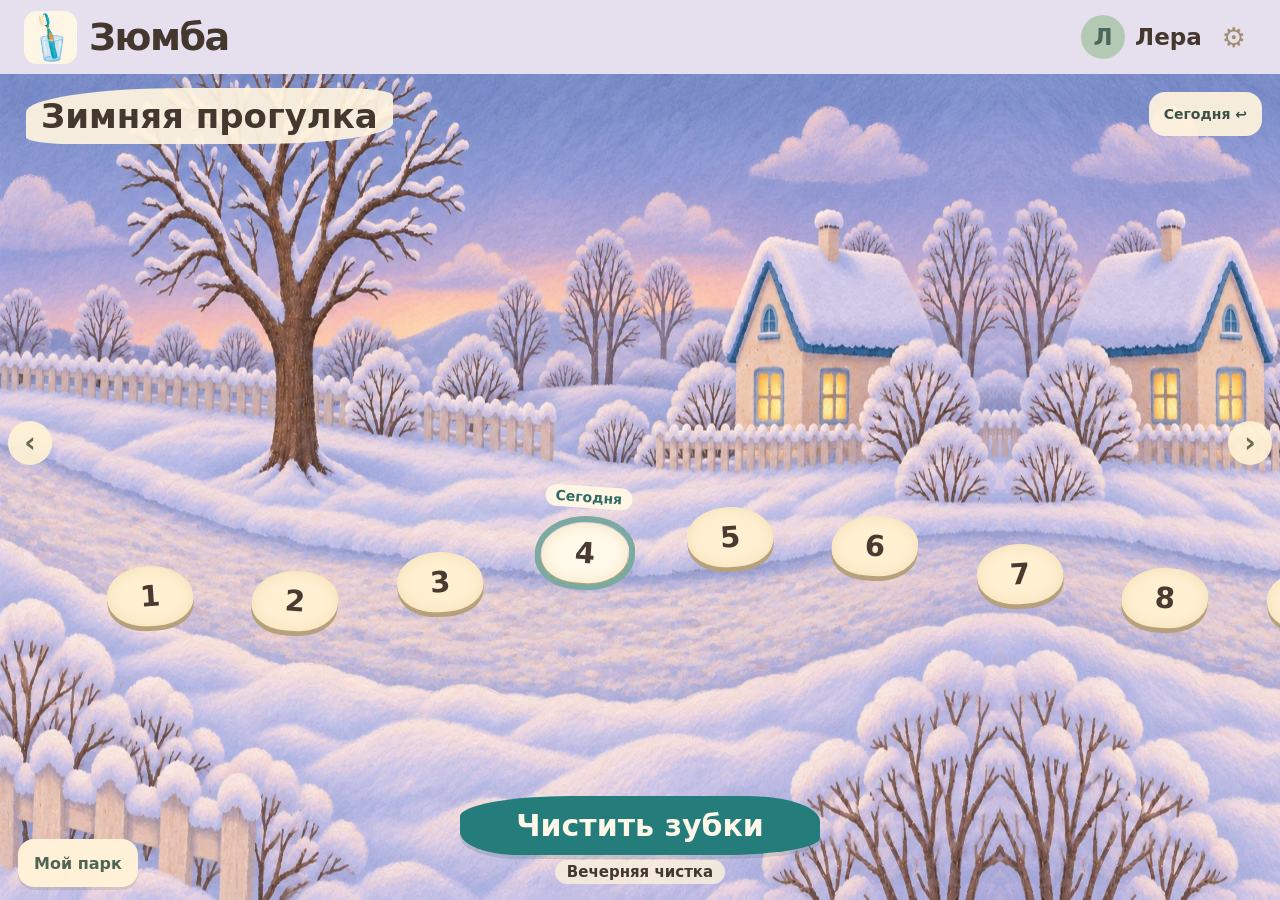
<file: index.html>
<!doctype html>
<html lang="ru"><meta charset="utf-8"><meta name="viewport" content="width=device-width,initial-scale=1,viewport-fit=cover"><title>Зюмба — чистим зубки</title>
<link rel="stylesheet" href="style.css?v=20"><link rel="stylesheet" href="home.css?v=20"><link rel="stylesheet" href="park.css?v=20"><link rel="stylesheet" href="atmosphere.css?v=20">
<link rel="preload" as="image" href="assets/mouth-layers/teeth.webp"><link rel="preload" as="image" href="assets/brush-perspective.webp">
<link rel="manifest" href="manifest.webmanifest"><link rel="apple-touch-icon" href="assets/icon-180.png"><link rel="icon" href="assets/icon-192.png"><meta name="theme-color" content="#f6efdf"><meta name="apple-mobile-web-app-capable" content="yes"><meta name="apple-mobile-web-app-title" content="Зюмба"><meta name="apple-mobile-web-app-status-bar-style" content="default">
<script src="avatar.js?v=20"></script><script src="family.js?v=20"></script><script src="daytime.js?v=20"></script>
<body data-view="home"><main>
<section id="home" aria-label="Осенняя дорожка Леры">
<div class="home-bar"><div class="home-brand"><img src="assets/icon-180.png" alt="">Зюмба</div><div class="home-profile"><a class="family-link" href="cabinet.html" aria-label="Семейный кабинет"><span class="home-avatar" aria-hidden="true">Л</span><span id="profile-name">Лера</span></a><button id="settings-toggle" aria-label="Настройки" aria-expanded="false" aria-controls="home-settings">⚙</button></div></div>
<div class="home-scene"><h1 class="home-heading">Осенняя прогулка</h1><button id="map-today" class="map-today">Сегодня ↩</button>
<div id="day-scroll" class="day-scroll" tabindex="0" aria-label="Дни осени. Листайте влево и вправо"><div id="day-world" class="day-world"></div></div>
<button id="map-prev" class="map-arrow prev" aria-label="Предыдущие дни">‹</button><button id="map-next" class="map-arrow next" aria-label="Следующие дни">›</button>
<div class="home-start"><button id="home-start">Чистить зубки</button><span id="session-label">Вечерняя чистка</span></div>
<button id="home-park" class="home-park">Мой парк <span id="home-park-count"></span></button><p id="progress-save-note" class="progress-save-note" role="status" hidden>Не удалось сохранить чистки. Не закрывайте игру.</p><p id="map-announcement" class="map-announcement" aria-live="polite"></p>
<section id="home-settings" class="home-settings" aria-label="Настройки чистки" hidden><h2>Настройки</h2><label for="session-time">Время суток</label><select id="session-time"><option value="auto">Автоматически · Москва</option><option value="morning">Посмотреть утро</option><option value="evening">Посмотреть вечер</option></select><label for="brushing-duration">Сколько чистим зубки?</label><select id="brushing-duration"><option value="60">1 минута</option><option value="90">1,5 минуты</option><option value="120" selected>2 минуты</option></select><p class="time-note">Москва: день 06:00–18:00, вечер 18:00–06:00.</p><button id="home-sound">♫ Выключить звук</button><a class="settings-family" href="cabinet.html">Семья и альбом улыбок →</a><button id="settings-close">Готово</button></section></div></section>
<section id="park" aria-label="Парк зверят" hidden>
<div class="park-bar"><button id="park-back">← К дорожке</button><h1>Мой парк</h1><a class="park-photo" href="photo.html">Фото улыбки</a><div class="treat-bag"><span class="treat-icon" aria-hidden="true">✿</span><span id="treat-count">0 угощений</span></div></div>
<div class="park-scene">
<button class="resident" data-resident="spark" aria-label="Искролап"><span class="resident-portrait"><span class="resident-art" aria-hidden="true"></span><span class="outfit-before" aria-hidden="true"></span><svg class="resident-accessories" viewBox="0 0 100 100" aria-hidden="true"><g class="accessory-scarf" fill="#be795f" stroke="#995c49" stroke-width="1"><path d="M43 51Q55 58 71 51L68 57Q53 64 42 56Z"/><path d="M60 57L69 59L66 75L59 72Z"/></g><g class="accessory-bag" stroke="#95754b" stroke-width="1.5"><path d="M37 56L71 85" fill="none"/><rect x="59" y="74" width="19" height="17" rx="5" fill="#d8b57c"/><path d="M60 78Q69 84 77 78" fill="none"/><circle cx="69" cy="81" r="1.5" fill="#90704b"/></g><g class="accessory-badge"><circle cx="48" cy="66" r="6" fill="#eac267" stroke="#b99345"/><path d="M48 62L49 65L52 65L50 67L51 70L48 68L45 70L46 67L44 65L47 65Z" fill="#fff2c3"/></g><g class="accessory-crown" stroke="#779459" fill="#b6bd72" stroke-width="1"><path d="M42 23Q56 17 73 24" fill="none" stroke-width="3"/><ellipse cx="46" cy="20" rx="3" ry="5" transform="rotate(-35 46 20)"/><ellipse cx="64" cy="21" rx="3" ry="5" transform="rotate(30 64 21)"/><g fill="#e6b0a0"><circle cx="53" cy="19" r="4"/><circle cx="71" cy="24" r="4"/></g><circle cx="53" cy="19" r="1.5" fill="#f8dc81"/><circle cx="71" cy="24" r="1.5" fill="#f8dc81"/></g></svg></span><span class="resident-name">Искролап</span><span class="resident-growth" aria-hidden="true"><span class="growth-label"></span><span class="growth-track"><span class="growth-fill"></span></span><span class="growth-next"></span><span class="friend-stars"></span></span><span class="feeding-snack" aria-hidden="true">🍓</span><span class="feeding-joy" aria-hidden="true">♥ ♥ ♥</span><span class="feeding-thanks" aria-hidden="true">Ням-ням! ♥</span></button>
<button class="resident" data-resident="ember" aria-label="Уголёк"><span class="resident-portrait"><span class="resident-art" aria-hidden="true"></span><span class="outfit-before" aria-hidden="true"></span><svg class="resident-accessories" viewBox="0 0 100 100" aria-hidden="true"><g class="accessory-scarf" fill="#be795f" stroke="#995c49" stroke-width="1"><path d="M43 51Q55 58 71 51L68 57Q53 64 42 56Z"/><path d="M60 57L69 59L66 75L59 72Z"/></g><g class="accessory-bag" stroke="#95754b" stroke-width="1.5"><path d="M37 56L71 85" fill="none"/><rect x="59" y="74" width="19" height="17" rx="5" fill="#d8b57c"/><path d="M60 78Q69 84 77 78" fill="none"/><circle cx="69" cy="81" r="1.5" fill="#90704b"/></g><g class="accessory-badge"><circle cx="48" cy="66" r="6" fill="#eac267" stroke="#b99345"/><path d="M48 62L49 65L52 65L50 67L51 70L48 68L45 70L46 67L44 65L47 65Z" fill="#fff2c3"/></g><g class="accessory-crown" stroke="#779459" fill="#b6bd72" stroke-width="1"><path d="M42 23Q56 17 73 24" fill="none" stroke-width="3"/><ellipse cx="46" cy="20" rx="3" ry="5" transform="rotate(-35 46 20)"/><ellipse cx="64" cy="21" rx="3" ry="5" transform="rotate(30 64 21)"/><g fill="#e6b0a0"><circle cx="53" cy="19" r="4"/><circle cx="71" cy="24" r="4"/></g><circle cx="53" cy="19" r="1.5" fill="#f8dc81"/><circle cx="71" cy="24" r="1.5" fill="#f8dc81"/></g></svg></span><span class="resident-name">Уголёк</span><span class="resident-growth" aria-hidden="true"><span class="growth-label"></span><span class="growth-track"><span class="growth-fill"></span></span><span class="growth-next"></span><span class="friend-stars"></span></span><span class="feeding-snack" aria-hidden="true">🍓</span><span class="feeding-joy" aria-hidden="true">♥ ♥ ♥</span><span class="feeding-thanks" aria-hidden="true">Ням-ням! ♥</span></button>
<button class="resident" data-resident="water" aria-label="Каплюш"><span class="resident-portrait"><span class="resident-art" aria-hidden="true"></span><span class="outfit-before" aria-hidden="true"></span><svg class="resident-accessories" viewBox="0 0 100 100" aria-hidden="true"><g class="accessory-scarf" fill="#be795f" stroke="#995c49" stroke-width="1"><path d="M43 51Q55 58 71 51L68 57Q53 64 42 56Z"/><path d="M60 57L69 59L66 75L59 72Z"/></g><g class="accessory-bag" stroke="#95754b" stroke-width="1.5"><path d="M37 56L71 85" fill="none"/><rect x="59" y="74" width="19" height="17" rx="5" fill="#d8b57c"/><path d="M60 78Q69 84 77 78" fill="none"/><circle cx="69" cy="81" r="1.5" fill="#90704b"/></g><g class="accessory-badge"><circle cx="48" cy="66" r="6" fill="#eac267" stroke="#b99345"/><path d="M48 62L49 65L52 65L50 67L51 70L48 68L45 70L46 67L44 65L47 65Z" fill="#fff2c3"/></g><g class="accessory-crown" stroke="#779459" fill="#b6bd72" stroke-width="1"><path d="M42 23Q56 17 73 24" fill="none" stroke-width="3"/><ellipse cx="46" cy="20" rx="3" ry="5" transform="rotate(-35 46 20)"/><ellipse cx="64" cy="21" rx="3" ry="5" transform="rotate(30 64 21)"/><g fill="#e6b0a0"><circle cx="53" cy="19" r="4"/><circle cx="71" cy="24" r="4"/></g><circle cx="53" cy="19" r="1.5" fill="#f8dc81"/><circle cx="71" cy="24" r="1.5" fill="#f8dc81"/></g></svg></span><span class="resident-name">Каплюш</span><span class="resident-growth" aria-hidden="true"><span class="growth-label"></span><span class="growth-track"><span class="growth-fill"></span></span><span class="growth-next"></span><span class="friend-stars"></span></span><span class="feeding-snack" aria-hidden="true">🍓</span><span class="feeding-joy" aria-hidden="true">♥ ♥ ♥</span><span class="feeding-thanks" aria-hidden="true">Ням-ням! ♥</span></button>
<p id="park-status" class="park-status" role="status" aria-live="polite">Зверята рады тебе!</p><p id="park-save-note" class="park-save-note" role="status" hidden>Браузер не сохраняет угощения. Они останутся только до закрытия игры.</p>
</div></section>
<header><span class="brand">Зюмба</span><button id="home-return" hidden>← К дорожке</button><button id="full" aria-label="Развернуть сцену">Во весь экран ↗</button></header>
<section id="stage" data-screen="prepare" aria-label="Игра про чистку зубов">
<div class="land" aria-hidden="true"></div>
<img class="mouth mouth-gums upper" src="assets/mouth-layers/gums.svg" alt=""><img class="mouth mouth-gums lower" src="assets/mouth-layers/gums.svg" alt="">
<img class="mouth mouth-teeth upper" src="assets/mouth-layers/teeth.webp" alt="Рисованные верхние и нижние зубы"><img class="mouth mouth-teeth lower" src="assets/mouth-layers/teeth.webp" alt="" aria-hidden="true">
<canvas class="plaque upper" id="plaque-upper" aria-hidden="true"></canvas><canvas class="plaque lower" id="plaque-lower" aria-hidden="true"></canvas>
<img class="mouth mouth-cheeks" src="assets/mouth-layers/cheeks.svg" alt="">
<div id="target" aria-hidden="true"></div><div id="brush" aria-hidden="true"><img class="brush-source" src="assets/brush-views.webp" alt="" hidden><img class="brush-source" src="assets/brush-perspective.webp" alt="" hidden>
<svg class="brush-view" data-view="top" viewBox="50 45 1575 325"><image href="assets/brush-views.webp" width="1672" height="941"/></svg>
<svg class="brush-view" data-view="inner" viewBox="60 20 1590 525" hidden><defs><clipPath id="inner-brush-cut"><path d="M0 0H1672V545H1100L800 400L0 340Z"/></clipPath></defs><image href="assets/brush-perspective.webp" width="1672" height="941" clip-path="url(#inner-brush-cut)"/></svg>
<svg class="brush-view" data-view="outer" viewBox="80 410 1560 510" hidden><defs><clipPath id="outer-brush-cut"><path d="M0 340L800 400L1100 545H1672V941H0Z"/></clipPath></defs><image href="assets/brush-perspective.webp" width="1672" height="941" clip-path="url(#outer-brush-cut)"/></svg></div>
<div class="hint"><span id="phase">Готовы попробовать?</span><span id="clock">0:32</span></div>
<p id="far-reminder" class="far-reminder" hidden>Не забудь про самые дальние зубки — почистим их тоже!</p><aside id="surface-card" data-surface="outer" aria-label="Какая сторона зуба сейчас чистится">
<span id="surface-name">Снаружи</span><svg viewBox="0 0 180 145" aria-hidden="true"><g id="tooth-view">
<path d="M52 55Q49 36 70 43Q90 50 110 43Q132 36 128 55L121 93Q116 104 106 98Q90 91 74 98Q62 104 58 92Z" fill="#fff3d6" stroke="#c5b89c" stroke-width="3"/>
<path class="surface-line surface-top" d="M58 45Q70 39 83 46Q90 49 98 46Q111 39 123 45"/><path class="surface-line surface-inner" d="M53 52L61 92"/><path class="surface-line surface-outer" d="M127 52L119 92"/>
<path d="M25 106Q36 85 48 106" fill="#e69e97"/><path d="M138 100Q149 73 158 101" fill="none" stroke="#e8bba4" stroke-width="8" stroke-linecap="round"/>
<g id="mini-brush"><path d="M-42 0H0" stroke="#4a9695" stroke-width="9" stroke-linecap="round"/><rect x="0" y="-5" width="42" height="12" rx="6" fill="#438c8a"/><path d="M6 8V21M13 8V21M20 8V21M27 8V21M34 8V21" stroke="#fff7e6" stroke-width="5"/></g>
</g></svg><span id="surface-detail"></span><span id="surface-clock"></span></aside>
<div class="screen" id="prepare-screen"><div class="screen-card"><p class="eyebrow">Перед началом · <span id="preparation-duration">120 секунд чистки</span></p><h1>Готовим щётку!</h1><div class="prep-steps">
<div class="prep-step active"><svg viewBox="0 0 110 90" aria-hidden="true"><path d="M31 23H79L73 78H37Z" fill="#b9dce1" stroke="#6c999a" stroke-width="4"/><path d="M37 46Q50 39 60 46T75 46L71 74H40Z" fill="#79bcca"/></svg><span>Немного воды</span></div>
<div class="prep-step"><svg viewBox="0 0 110 90" aria-hidden="true"><path d="M20 16H55V33H76" fill="none" stroke="#8faaa7" stroke-width="12" stroke-linecap="round"/><path class="water-drops" d="M77 46V53M77 64V69" stroke="#79bcca" stroke-width="5" stroke-linecap="round"/><path d="M15 76H75" stroke="#418f8b" stroke-width="8" stroke-linecap="round"/><path d="M62 64V72M69 64V72M76 64V72" stroke="#fff4df" stroke-width="5"/></svg><span>Моем щётку</span></div>
<div class="prep-step"><svg viewBox="0 0 110 90" aria-hidden="true"><path d="M28 13L79 30 70 55 20 37Z" fill="#e7b77e"/><path d="M28 13L39 16 30 41 20 37Z" fill="#fff1d4"/><path d="M70 53Q66 62 76 62" fill="none" stroke="#f9f4dc" stroke-width="7" stroke-linecap="round"/><path d="M14 77H87" stroke="#418f8b" stroke-width="8" stroke-linecap="round"/><path d="M69 66V73M77 66V73M84 66V73" stroke="#fff4df" stroke-width="5"/></svg><span>Наносим пасту</span></div></div><p class="screen-note">Когда всё готово, начинаем!</p><button id="preparation-voice">♫ Послушать подсказку</button><button id="start-brushing" class="primary big">▶ Старт</button></div></div>
<div class="screen" id="finish-screen" hidden><div class="screen-card finish-card">
<svg class="finish-picture" viewBox="0 0 160 160" aria-hidden="true"><ellipse cx="80" cy="139" rx="53" ry="8" fill="#e7d5ae"/><path d="M39 89Q39 26 80 26T121 89" fill="none" stroke="#c39a5f" stroke-width="10" stroke-linecap="round"/><path d="M46 83Q29 57 47 53Q59 52 67 67Q69 44 85 48Q101 50 94 76" fill="#b5bd78"/><path d="M88 78Q78 52 99 49Q120 48 124 70Q123 94 104 99Z" fill="#ce835e"/><path d="M100 53Q98 39 110 35" fill="none" stroke="#746c43" stroke-width="5" stroke-linecap="round"/><path d="M108 38Q123 29 129 40Q117 48 108 38" fill="#7d9b68"/><path d="M38 85Q80 73 125 85L114 129Q81 145 49 129Z" fill="#dfb97c" stroke="#c6a16b" stroke-width="3"/><path d="M44 100Q82 113 120 100M48 116Q82 128 116 116M62 88L65 134M86 84V138M108 88L104 135" fill="none" stroke="#be945c" stroke-width="3"/><path d="M32 84Q80 76 130 84" fill="none" stroke="#b58a58" stroke-width="9" stroke-linecap="round"/><path d="M21 48L25 37M134 29L138 18M139 62L149 59" stroke="#d8ad59" stroke-width="4" stroke-linecap="round"/></svg>
<div class="finish-copy"><p class="eyebrow">Чистка закончена</p><h1>Зубки чистые!</h1><p class="finish-reward">Сегодня ты получаешь угощение для своих зверят!</p></div>
<div class="finish-actions"><p class="screen-note">Полощем рот и моем зубную щётку.</p><button id="done" class="primary big">Всё готово — к зверятам!</button></div>
</div></div>
</section><aside id="controls"><footer><div><button id="play" class="primary" hidden>▶ Начать</button><button id="reset">↺ Сначала</button></div><label><input type="checkbox" id="slow"> Медленно</label><label><input type="checkbox" id="quick"> Короткая проба</label><span id="note" aria-live="polite">Низ справа → низ слева → верх справа → верх слева → заборчик</span></footer>
<p class="caption">Ускоренная проба пяти зон (32 секунды). Чтобы рассмотреть движение, включите медленный режим.</p><audio id="song" src="assets/song.mp3" loop preload="auto"></audio><button id="sound" aria-pressed="false">♫ Звук включён</button><p id="audio-error" role="status" hidden>Песенка не запустилась. Нажмите «Звук включён», чтобы попробовать снова.</p><p id="error" role="alert" hidden>Не удалось загрузить рисунки. Обновите страницу.</p></aside></main><div id="page-curtain" aria-hidden="true" hidden></div><script src="timing.js?v=20"></script><script src="voice-config.js?v=20"></script><script src="voice.js?v=20"></script><script src="progress.js?v=20"></script><script src="brush-motion.js?v=20"></script><script src="app.js?v=20"></script><script src="home.js?v=20"></script><script src="growth.js?v=20"></script><script src="park.js?v=20"></script><script src="atmosphere.js?v=20"></script></body></html>
</file>
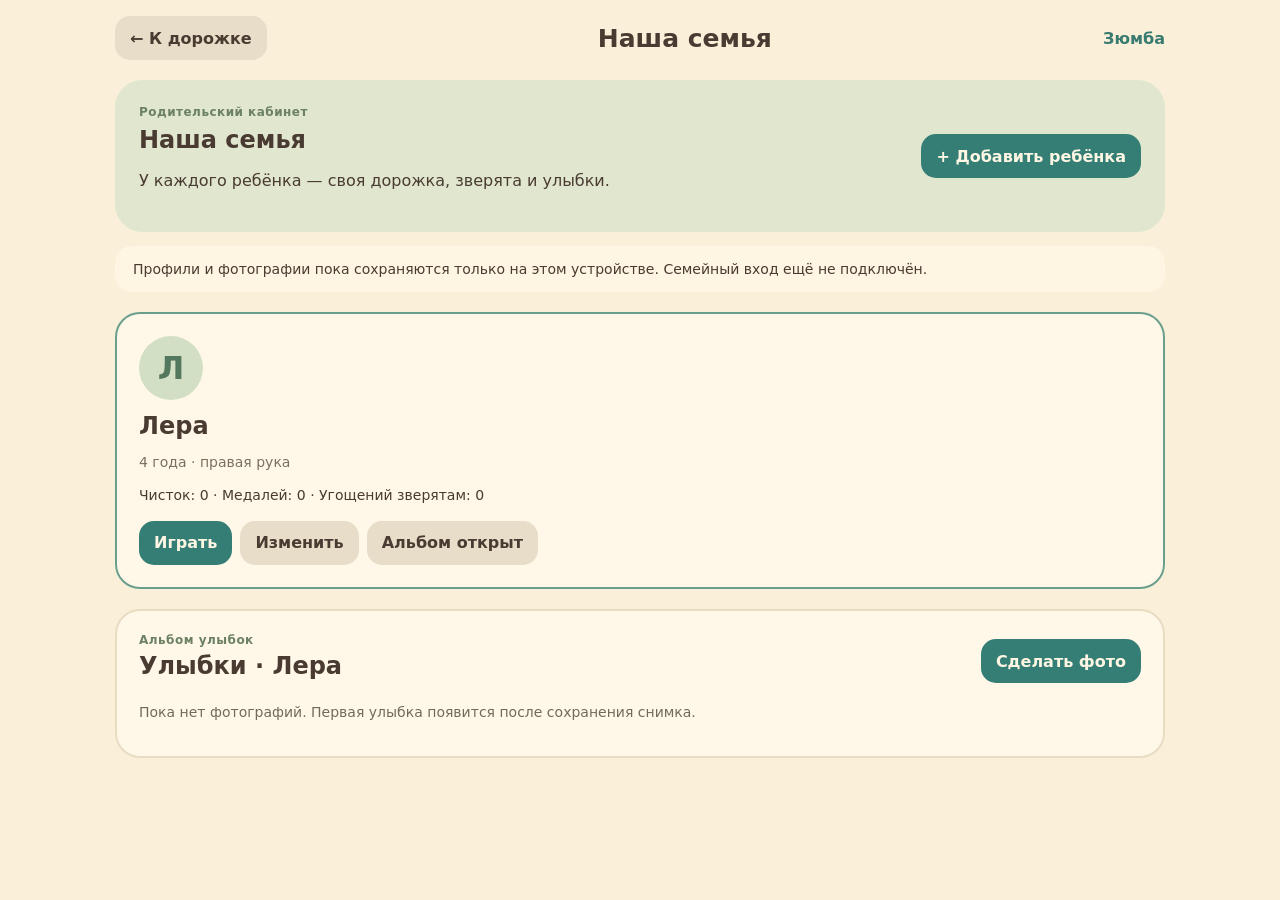
<file: cabinet.html>
<!doctype html><html lang="ru"><head><meta charset="utf-8"><meta name="viewport" content="width=device-width,initial-scale=1,viewport-fit=cover"><meta name="theme-color" content="#faf0d9"><title>Зюмба — наша семья</title><link rel="stylesheet" href="cabinet.css?v=20"></head><body><header><a href="./?v=20">← К дорожке</a><h1>Наша семья</h1><span>Зюмба</span></header><main>
<section class="welcome"><div><p class="eyebrow">Родительский кабинет</p><h2 id="family-title">Наша семья</h2><p>У каждого ребёнка — своя дорожка, зверята и улыбки.</p></div><button id="add-child" class="primary">+ Добавить ребёнка</button></section>
<p id="family-status" role="status" class="notice">Профили и фотографии пока сохраняются только на этом устройстве. Семейный вход ещё не подключён.</p><section id="children" class="children" aria-label="Дети"></section>
<section id="editor" class="card" hidden><h2 id="editor-title">Новый профиль</h2><form id="child-form"><label>Имя ребёнка<input id="child-name" required maxlength="30" autocomplete="off"></label><div class="avatar-editor"><div id="avatar-preview" class="child-avatar">☺</div><div><strong>Фото профиля</strong><p>Отдельно от альбома улыбок. В центре снимка должно быть лицо.</p><button id="choose-avatar" type="button">Загрузить / заменить фото</button><input id="avatar-file" type="file" accept="image/*" hidden></div></div><label>Дата рождения<input id="child-birthday" type="date" min="1900-01-01"><small>Поздравим в приложении в день рождения по Москве.</small></label><label>Возраст<input id="child-age" required type="number" min="0" max="130" value="4"><small>При указанной дате считаем автоматически.</small></label><label>Какой рукой удобнее чистить?<select id="child-hand"><option value="right">Правой</option><option value="left">Левой</option><option value="both">Обеими / пока не знаем</option></select></label><div class="actions"><button class="primary" type="submit">Сохранить профиль</button><button id="cancel-edit" type="button">Отмена</button></div><p id="edit-status" role="status"></p></form></section>
<section class="card album"><div class="album-heading"><div><p class="eyebrow">Альбом улыбок</p><h2 id="album-title">Улыбки</h2></div><a class="primary" href="photo.html">Сделать фото</a></div><p id="album-status" role="status">Здесь будут подтверждённые фотографии выбранного ребёнка.</p><div id="album-grid"></div></section>
</main><dialog id="avatar-crop" aria-labelledby="crop-title"><h2 id="crop-title">Выбери лицо для аватара</h2><p>Передвигай фотографию пальцем. В профиль попадёт только область внутри круга.</p><div class="crop-window"><canvas id="crop-canvas" width="320" height="320" tabindex="0" aria-label="Область аватара. Двигай фото пальцем или стрелками клавиатуры."></canvas><span class="crop-mask" aria-hidden="true"></span></div><label for="crop-zoom">Приблизить фото <output id="crop-percent">100%</output></label><input id="crop-zoom" type="range" min="100" max="500" value="100"><div class="actions"><button id="crop-save" class="primary">Выбрать область</button><button id="crop-cancel">Отмена</button></div></dialog><script src="family.js?v=20"></script><script src="avatar.js?v=20"></script><script src="album.js?v=20"></script><script src="avatar-crop.js?v=20"></script><script src="cabinet.js?v=20"></script></body></html>
</file>
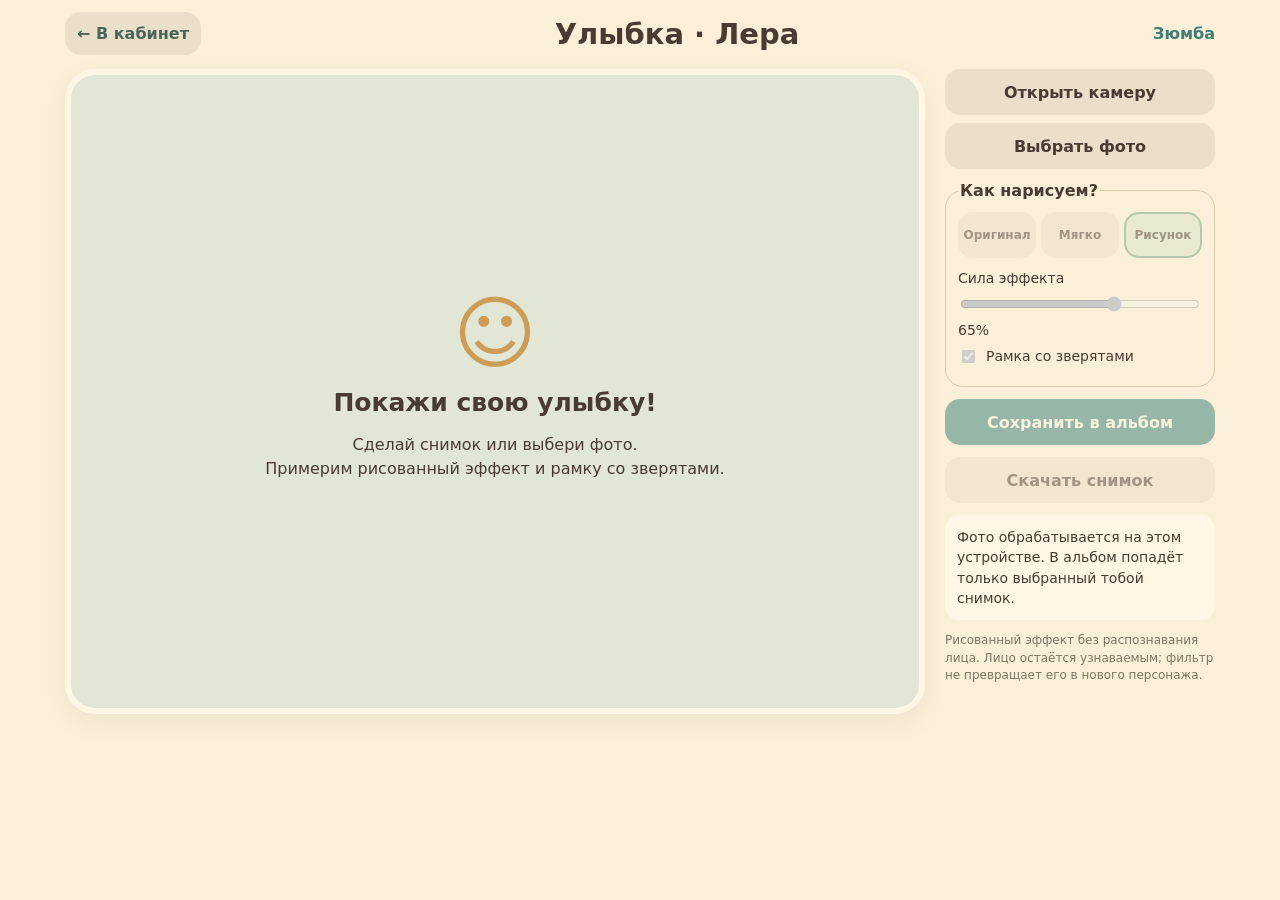
<file: photo.html>
<!doctype html><html lang="ru"><head><meta charset="utf-8"><meta name="viewport" content="width=device-width,initial-scale=1,viewport-fit=cover"><meta name="theme-color" content="#faf0d9"><title>Зюмба — фото с улыбкой</title><link rel="stylesheet" href="photo.css?v=20"></head><body>
<header><a href="cabinet.html">← В кабинет</a><h1>Фото с улыбкой</h1><span>Зюмба</span></header>
<main><section class="preview" aria-label="Предпросмотр фотографии"><div id="empty"><span class="smile">☺</span><h2>Покажи свою улыбку!</h2><p>Сделай снимок или выбери фото.<br>Примерим рисованный эффект и рамку со зверятами.</p></div><video id="camera" autoplay muted playsinline hidden></video><div id="guide" hidden aria-hidden="true"><span></span></div><canvas id="photo" hidden aria-label="Фотография с выбранным эффектом"></canvas><output id="countdown" hidden aria-live="assertive"></output></section>
<aside><div class="sources"><button id="open-camera">Открыть камеру</button><button id="choose-photo">Выбрать фото</button><input id="file" type="file" accept="image/*" hidden></div><button id="capture" class="primary" hidden>Сфотографировать · 3, 2, 1</button><button id="close-camera" hidden>Закрыть камеру</button>
<fieldset id="effects" disabled><legend>Как нарисуем?</legend><div class="styles"><button data-mode="original" aria-pressed="false">Оригинал</button><button data-mode="soft" aria-pressed="false">Мягко</button><button data-mode="cartoon" aria-pressed="true">Рисунок</button></div><label class="strength">Сила эффекта <input id="effect-strength" type="range" min="0" max="100" value="65"><output id="strength-value">65%</output></label><label><input id="frame" type="checkbox" checked> Рамка со зверятами</label></fieldset>
<button id="save" class="primary" disabled>Сохранить в альбом</button><button id="download-photo" disabled>Скачать снимок</button><a id="view-album" href="cabinet.html" hidden>Открыть альбом →</a><p id="status" role="status" aria-live="polite">Фото обрабатывается на этом устройстве. В альбом попадёт только выбранный тобой снимок.</p><p class="note">Рисованный эффект без распознавания лица. Лицо остаётся узнаваемым; фильтр не превращает его в нового персонажа.</p></aside></main><script src="family.js?v=20"></script><script src="album.js?v=20"></script><script src="photo-filter.js?v=20"></script><script src="photo.js?v=20"></script></body></html>
</file>
<file: style.css>
:root{font-family:system-ui,sans-serif;color:#3d5146;background:#f6efdf}*{box-sizing:border-box}body{margin:0;padding:20px}main{max-width:1120px;margin:auto}header,footer{display:flex;align-items:center;justify-content:space-between;gap:14px;padding:14px 0}.brand{font-weight:800;font-size:20px}button{font:inherit;font-weight:700;border:0;border-radius:16px;background:#e6dcc8;color:#3d5146;padding:13px 19px;cursor:pointer;min-height:48px}button:hover{filter:brightness(.96)}button:focus-visible,input:focus-visible{outline:3px solid #2c7d86;outline-offset:4px}.primary{background:#3d8074;color:#fff}#stage{position:relative;width:100%;aspect-ratio:1672/941;overflow:hidden;border-radius:26px;background:#bcdde1;box-shadow:0 12px 38px #5e483622}.land,.mouth{position:absolute;width:100%;height:100%;inset:0}.mouth{object-fit:fill;pointer-events:none}#brush{position:absolute;z-index:3;width:0;height:0;will-change:left,top,transform;transform-style:preserve-3d}#brush img{position:absolute;max-width:none;pointer-events:none}#target{position:absolute;z-index:2;width:8%;height:8%;border:3px dashed #d1a454;background:#ffe6a54d;border-radius:50%;pointer-events:none}.hint{position:absolute;z-index:4;left:50%;top:43%;transform:translate(-50%,-50%);display:flex;align-items:center;gap:14px;padding:11px 17px;border-radius:22px;background:#fff8e7e8;box-shadow:0 3px 10px #3d514612;white-space:nowrap;font-weight:750;font-size:clamp(13px,2vw,23px)}#clock{font-variant-numeric:tabular-nums;color:#3d8074;font-size:.85em}footer>div{display:flex;gap:10px}label{white-space:nowrap;cursor:pointer}input{accent-color:#3d8074;width:18px;height:18px;vertical-align:middle}#note,.caption{color:#72776c;font-size:14px}.caption{margin:0 0 16px}#stage:fullscreen{width:100vw;height:100vh;border-radius:0}.hint{pointer-events:none}@media(max-width:700px){body{padding:10px}header{padding:8px 0}.brand{font-size:15px}button{padding:10px 13px;font-size:14px}footer{flex-wrap:wrap}#note{width:100%}#stage{border-radius:16px}}
:root{--close:0%}.upper{clip-path:inset(0 0 50% 0);transform:translateY(var(--close))}.lower{clip-path:inset(50% 0 0 0);transform:translateY(calc(-1 * var(--close)))}
#stage{background:#ffafa0}.land{clip-path:inset(var(--close) 0 var(--close) 0)}
#surface-card{position:absolute;z-index:5;left:3%;top:31%;width:19%;max-width:200px;padding:9px 10px;background:#fff8e7f2;border:2px solid #eee0c7;border-radius:22px;text-align:center;pointer-events:none;box-shadow:0 4px 12px #3d514617;line-height:1.15}#surface-name{display:block;font-weight:800;font-size:clamp(11px,1.7vw,19px)}#surface-card svg{display:block;width:100%;max-height:125px}#surface-detail{display:block;font-size:clamp(9px,1.2vw,13px);color:#697564}#surface-clock{display:block;margin-top:4px;font-size:12px;color:#3d8074;font-variant-numeric:tabular-nums}.surface-line{fill:none;stroke:#d0c4a9;stroke-width:6;stroke-linecap:round}#surface-card[data-surface=top] .surface-top,#surface-card[data-surface=inner] .surface-inner,#surface-card[data-surface=outer] .surface-outer{stroke:#e4a441;stroke-width:9}#surface-card[data-surface=transfer]{opacity:.6}@media(max-width:650px){#surface-card{padding:6px;left:2%;width:21%;border-radius:14px}#surface-card svg{max-height:70px}#surface-clock{font-size:10px;margin-top:2px}}
.plaque{position:absolute;inset:0;width:100%;height:100%;pointer-events:none;z-index:1}
#surface-detail:empty{display:none}
[hidden]{display:none!important}.screen{position:absolute;inset:0;z-index:8;display:flex;justify-content:center;align-items:center;padding:3%;background:#f5ecd2b8}.screen-card{width:85%;max-width:700px;border-radius:30px;padding:3% 5%;text-align:center;background:#fff8e9f5;box-shadow:0 8px 25px #3d514615}.screen h1{font-size:clamp(22px,3.4vw,38px);margin:4px 0 12px}.eyebrow{color:#718568;font-size:clamp(10px,1.4vw,14px);font-weight:750;margin:0}.screen-note{font-size:clamp(12px,1.8vw,18px);margin:10px 0 15px}.big{font-size:clamp(17px,2.3vw,25px);min-width:180px;padding:14px 32px}.prep-steps{display:flex;gap:12px}.prep-step{flex:1;padding:8px;border-radius:20px;background:#eee8d8;transition:background .4s,transform .4s}.prep-step.active{background:#dce9ce;transform:translateY(-3px)}.prep-step svg{width:100%;height:clamp(45px,8vw,95px)}.prep-step span{font-size:clamp(10px,1.4vw,16px);font-weight:700}.active .water-drops{animation:drip .8s infinite}.reward-sticker{width:clamp(90px,17vw,185px);height:clamp(90px,17vw,185px);animation:pop .7s ease-out}.reward-card h1{margin-bottom:0}#reward-count{font-size:13px;color:#718568;margin:0 0 12px}.confetti{position:absolute;top:5%;font-size:clamp(20px,4vw,40px);letter-spacing:15px;color:#dda552;pointer-events:none;animation:drift 2s ease-in-out infinite}.finish-icons{color:#569887;font-size:clamp(35px,7vw,75px);display:flex;justify-content:center;gap:40px}.finish-icons span{animation:drift 2s ease-in-out infinite}#stage:not([data-screen=brushing]) .mouth,#stage:not([data-screen=brushing]) .plaque,#stage:not([data-screen=brushing]) #brush,#stage:not([data-screen=brushing]) #target,#stage:not([data-screen=brushing]) .hint,#stage:not([data-screen=brushing]) #surface-card{visibility:hidden}#stage:not([data-screen=brushing]) .land{clip-path:none}@keyframes drip{50%{transform:translateY(3px);opacity:.5}}@keyframes pop{0%{transform:scale(.6) rotate(-12deg)}70%{transform:scale(1.1)}100%{transform:scale(1)}}@keyframes drift{50%{transform:translateY(5px)}}@media(prefers-reduced-motion:reduce){.reward-sticker,.confetti,.finish-icons span,.water-drops{animation:none}}@media(max-width:650px){.screen-card{width:96%;padding:10px 16px;border-radius:20px}.screen h1{margin:3px 0 8px}.screen-note{margin:7px 0 9px}.prep-steps{gap:6px}.prep-step{padding:4px}.big{padding:10px 24px;min-height:44px}.confetti{display:none}}
.reward-card{max-height:100%;padding:12px 20px}.reward-card .reward-sticker{width:clamp(65px,11vw,120px);height:clamp(65px,11vw,120px)}.reward-card .screen-note{margin:5px 0 8px}.reward-card .big{padding:10px 24px}
#stage{overflow:clip}
@media(orientation:landscape) and (max-height:600px){body{height:100vh;height:100dvh;padding:max(6px,env(safe-area-inset-top)) max(8px,env(safe-area-inset-right)) max(6px,env(safe-area-inset-bottom)) max(8px,env(safe-area-inset-left));overflow:hidden}main{height:100%;max-width:none;display:grid;grid-template-columns:minmax(0,1fr) 150px;grid-template-rows:28px minmax(0,1fr);gap:6px 10px}header{grid-column:1/-1;padding:0}.brand{font-size:16px}header button{min-height:28px;padding:4px 10px;font-size:12px}#stage{width:100%;height:100%;aspect-ratio:auto;border-radius:18px;box-shadow:none}#controls{grid-column:2;grid-row:2;min-height:0;overflow-y:auto;padding:3px 0}footer{padding:0;display:flex;flex-direction:column;align-items:stretch;gap:8px}footer>div{flex-direction:column;gap:7px}footer button,#sound{width:100%;min-height:44px;padding:10px;font-size:13px;border-radius:13px}footer label{font-size:12px;min-height:26px;display:flex;align-items:center;gap:4px}#sound{margin-top:8px}.caption,#note{display:none}#audio-error,#error{font-size:11px}.hint{font-size:15px;padding:7px 12px}#surface-card{width:20%;max-width:125px;padding:5px;border-radius:14px}#surface-card svg{max-height:65px}#surface-name{font-size:13px}#surface-clock{font-size:11px}.screen{padding:8px}.screen-card{width:94%;padding:10px 18px;border-radius:20px}.screen h1{font-size:24px;margin:4px 0 7px}.eyebrow{font-size:11px}.prep-step svg{height:55px}.prep-step span{font-size:12px}.prep-step{padding:5px}.screen-note{font-size:13px;margin:7px 0 10px}.big{font-size:18px;padding:10px 22px;min-height:44px}.finish-icons{font-size:44px}.reward-card .reward-sticker{width:75px;height:75px}.confetti{font-size:22px;letter-spacing:8px}}
@media(orientation:landscape) and (max-height:340px){main{grid-template-rows:24px minmax(0,1fr)}.prep-step svg{height:40px}.screen h1{font-size:21px}.screen-note{margin:5px 0}.reward-card .reward-sticker{height:55px;width:55px}.finish-icons{font-size:32px}.screen-card{padding:6px 12px}.eyebrow{font-size:10px}#surface-card svg{max-height:48px}}

.finish-card{display:grid;grid-template-columns:110px minmax(0,1fr);align-items:center;gap:10px 18px;text-align:left;padding:22px 30px;max-width:680px}
.finish-picture{width:100%;max-height:125px}.finish-copy h1{margin:4px 0 8px}.finish-reward{margin:0;font-size:clamp(15px,2.1vw,23px);line-height:1.3;font-weight:750;color:#3c7e73}
.finish-actions{grid-column:1/-1;text-align:center}.finish-actions .screen-note{margin:0 0 12px}.finish-actions .big{max-width:100%;white-space:normal}
@media(orientation:landscape) and (max-height:600px){.finish-card{grid-template-columns:80px minmax(0,1fr);gap:8px 14px;padding:12px 20px;max-width:620px}.finish-picture{max-height:85px}.finish-copy h1{margin:3px 0 5px}.finish-reward{font-size:17px}.finish-actions .screen-note{margin:0 0 8px}}
@media(orientation:landscape) and (max-height:340px){.finish-card{grid-template-columns:66px minmax(0,1fr);padding:9px 16px;gap:6px 12px}.finish-reward{font-size:15px}.finish-picture{max-height:72px}.finish-actions .screen-note{margin:0 0 6px;font-size:12px}.finish-actions .big{font-size:16px;padding:8px 15px;min-height:44px}}
@media(orientation:portrait) and (max-width:650px){.finish-card{grid-template-columns:50px minmax(0,1fr);gap:5px 9px;width:98%;padding:8px 12px}.finish-picture{max-height:62px}.finish-copy h1{font-size:20px;margin:2px 0 4px}.finish-reward{font-size:14px;line-height:1.2}.finish-actions .screen-note{font-size:12px;margin:0 0 6px}.finish-actions .big{font-size:15px;min-height:44px;padding:8px 13px}}
.far-reminder{position:absolute;z-index:5;right:3%;top:7%;max-width:46%;margin:0;padding:8px 13px;border-radius:17px;background:#fff5dfeb;color:#555d43;font-size:clamp(11px,1.5vw,17px);font-weight:750;text-align:center;pointer-events:none}
@media(orientation:landscape) and (max-height:400px){.far-reminder{top:5%;font-size:11px;max-width:49%;padding:5px 8px}}
@media(orientation:portrait){.far-reminder{top:3%;font-size:11px;padding:4px 8px;max-width:68%}}

/* Registered art layers: the outside brush is behind teeth; the inside brush is in front. */
.mouth-gums{z-index:1}.mouth-teeth{z-index:3}.mouth-cheeks{z-index:6}.plaque{z-index:4}.mouth-teeth.upper,.plaque.upper{transform:translateY(var(--close)) scale(.84,.88)}.mouth-teeth.lower,.plaque.lower{transform:translateY(calc(-1 * var(--close))) scale(.84,.88)}#brush .brush-view{position:absolute;max-width:none;pointer-events:none;overflow:hidden}#target{z-index:7;width:7%;height:7%}.hint,.far-reminder,#surface-card{z-index:10}.screen{z-index:20}#stage:not([data-screen=brushing]) .mouth-gums,#stage:not([data-screen=brushing]) .mouth-cheeks{visibility:hidden}

#target{display:none}.mouth-cheeks{transform:none;clip-path:none}
</file>
<file: home.css>
/* Calendar stones carry the child's morning and evening progress. */
body[data-view=home]{padding:0;height:100vh;height:100dvh;overflow:hidden;background:#faf0d9}
body[data-view=home] main{display:block;max-width:none;height:100%;margin:0}
body[data-view=home] main>header,body[data-view=home] #stage,body[data-view=home] #controls{display:none}
#home{height:100%;display:flex;flex-direction:column;color:#43372e;font-family:ui-rounded,'Trebuchet MS',system-ui,sans-serif}
.home-bar{height:74px;flex:none;display:flex;align-items:center;justify-content:space-between;padding:8px max(24px,env(safe-area-inset-right)) 8px max(24px,env(safe-area-inset-left));background:#faf0d9;gap:16px}
.home-brand{display:flex;align-items:center;gap:12px;font-size:38px;font-weight:900;letter-spacing:-1.5px}.home-brand img{height:53px;width:53px;border-radius:13px}
.home-profile{display:flex;align-items:center;gap:10px;font-size:23px;font-weight:800}.home-avatar{display:grid;place-items:center;width:44px;height:44px;border-radius:47% 53% 45% 55%;background:#b4c9b4;color:#49695c}.home-profile button{background:transparent;font-size:27px;color:#a28e70;padding:5px 10px}
.home-scene{position:relative;min-height:0;flex:1;isolation:isolate;background:#879754;overflow:hidden}
.home-heading{position:absolute;z-index:3;top:14px;left:max(26px,env(safe-area-inset-left));margin:0;padding:8px 15px;background:#fff5dfeb;border-radius:43% 14% 37% 12%;font-size:clamp(21px,3.4vw,34px);pointer-events:none}
.day-scroll{position:absolute;inset:0;overflow-x:auto;overflow-y:hidden;overscroll-behavior-x:contain;touch-action:pan-x;scrollbar-width:none;-webkit-overflow-scrolling:touch}.day-scroll::-webkit-scrollbar{display:none}
.day-world{position:relative;height:100%;min-height:0}.land-panel{position:absolute;top:0;bottom:0;width:1000px;background:url('assets/autumn-landscape.webp') center/100% 100% no-repeat;pointer-events:none}.land-panel.mirror{transform:scaleX(-1)}
.day-stone{position:absolute;top:var(--day-top,61%);transform:translate(-50%,-50%) rotate(-4deg);display:flex;align-items:center;justify-content:center;width:86px;height:60px;min-height:48px;border-radius:48% 53% 43% 47%;background:#fff0d2;box-shadow:0 5px 0 #b7a17d, inset 0 0 14px #e2c68a66;color:#493b31;font-size:29px;font-weight:900;padding:0;isolation:isolate}
.day-stone:nth-of-type(even){border-radius:53% 43% 49% 40%;transform:translate(-50%,-50%) rotate(4deg)}
.day-stone.today{outline:6px solid #7caaa0;outline-offset:1px}.day-stone[aria-pressed=true]{background:#fff9e9}
.day-stone small{position:absolute;top:calc(100% + 10px);left:50%;transform:translateX(-50%);font-size:14px;background:#fff6e5;padding:3px 10px;border-radius:15px;color:#2f6c66;white-space:nowrap;font-weight:800}
.home-start{position:absolute;z-index:3;bottom:16px;left:50%;transform:translateX(-50%);text-align:center;display:flex;align-items:center;flex-direction:column;gap:5px;max-width:75%;width:360px}
.home-start button{width:100%;font-size:clamp(21px,3vw,30px);padding:12px 22px;background:#247c7b;color:#fff8e9;border-radius:31% 20% 27% 16% / 35% 43% 29% 39%;box-shadow:0 4px 0 #235b522b;min-height:52px}
.home-start span{font-size:15px;font-weight:800;background:#f8efdbdb;padding:3px 12px;border-radius:14px;white-space:nowrap}
.map-arrow{position:absolute;top:42%;z-index:4;background:#fff2d5eb;color:#646c4d;border-radius:50%;width:44px;height:44px;min-height:44px;padding:0;font-size:28px}.map-arrow.prev{left:max(8px,env(safe-area-inset-left))}.map-arrow.next{right:max(8px,env(safe-area-inset-right))}
.map-today{position:absolute;z-index:4;right:max(18px,env(safe-area-inset-right));top:18px;min-height:44px;padding:8px 15px;background:#fff4deed;font-size:14px}
.home-settings{position:absolute;z-index:8;right:max(15px,env(safe-area-inset-right));top:10px;background:#fff6e5;box-shadow:0 8px 24px #3d392b33;border-radius:20px;padding:18px;width:min(310px,90%)}.home-settings h2{margin:0 0 12px;font-size:21px}.home-settings label{display:block;font-size:15px;white-space:normal}.home-settings select{display:block;width:100%;font:inherit;min-height:44px;border:1px solid #c8bda4;border-radius:10px;background:#fffaf0;margin:8px 0 12px;color:#43372e}.home-settings button{font-size:14px;width:100%;margin-top:6px}.map-announcement{position:absolute;width:1px;height:1px;overflow:hidden;clip-path:inset(50%)}
#home-return{font-size:14px;padding:6px 12px;min-height:36px;margin-left:auto}
@media(orientation:landscape) and (max-height:600px){.home-bar{height:56px;padding-top:4px;padding-bottom:4px}.home-brand{font-size:30px;gap:7px}.home-brand img{width:42px;height:42px}.home-profile{font-size:20px}.home-avatar{width:36px;height:36px}.home-heading{top:7px;font-size:23px;padding:5px 12px}.map-today{top:8px}.day-stone{width:73px;height:51px;font-size:26px}.home-start{bottom:9px;width:280px;gap:3px}.home-start button{font-size:23px;min-height:48px;padding:8px 15px}.home-start span{font-size:12px}.day-stone small{font-size:12px;top:calc(100% + 9px)}}
@media(orientation:portrait){.home-bar{height:69px;padding-left:12px;padding-right:12px}.home-brand{font-size:29px;gap:5px}.home-brand img{width:42px;height:42px}.home-profile{font-size:19px;gap:5px}.home-avatar{width:34px;height:34px}.home-heading{left:12px;top:12px;font-size:21px}.map-today{top:66px;right:12px}.land-panel{background-size:auto 100%}.home-start{bottom:max(25px,env(safe-area-inset-bottom));width:300px}.day-stone{top:59%}.home-profile button{padding:5px}}
@media(prefers-reduced-motion:reduce){.day-scroll{scroll-behavior:auto}}

/* Reserve room for the action even when Safari's bars reduce viewport height. */
@media(orientation:landscape) and (max-height:600px){
 .home-scene{--home-bottom:max(9px,env(safe-area-inset-bottom))}
 .home-start{bottom:var(--home-bottom)}
 .day-stone{top:min(var(--day-top,61%),calc(100% - var(--home-bottom) - 120px))}
 .day-stone.today small{top:auto;bottom:calc(100% + 12px)}
 .home-settings{max-height:calc(100% - 20px);overflow-y:auto}
}

:root{--scene-image:url("assets/autumn-landscape.webp")}
:root[data-daytime=evening]{--scene-image:url("assets/autumn-evening.webp")}
:root[data-month=november]{--scene-image:url("assets/november-morning.webp")}
:root[data-month=november][data-daytime=evening]{--scene-image:url("assets/november-evening.webp")}
:root[data-month=december]{--scene-image:url("assets/december-morning.webp")}
:root[data-month=december][data-daytime=evening]{--scene-image:url("assets/december-evening.webp")}
.land-panel{background-image:var(--scene-image)}
.land{background:var(--scene-image) center/cover no-repeat}
:root[data-daytime=evening] .home-bar{background:#e6dfed}
:root[data-daytime=evening] .home-scene{background:#77768c}
.time-note{font-size:13px;line-height:1.4;color:#606c61}
/* Gold paint remains separate from the teal today outline. */
.day-stone::before{content:'';position:absolute;inset:0;border-radius:inherit;padding:5px;background:transparent;pointer-events:none;z-index:-1;-webkit-mask:linear-gradient(#fff 0 0) content-box,linear-gradient(#fff 0 0);-webkit-mask-composite:xor;mask-composite:exclude}
.day-stone[data-progress="1"]::before{background:conic-gradient(from 180deg,#d99b34 0deg 180deg,transparent 180deg 360deg)}
.day-stone[data-progress="2"],.day-stone[data-progress="2"][aria-pressed=true]{background:#f3cb68;box-shadow:0 5px 0 #ae7c35,inset 0 0 15px #fff0b4}
.day-stone[data-progress="2"]::before{background:#d89c35}
.day-stone[data-progress="2"]::after{content:'';position:absolute;top:calc(100% - 2px);width:27px;height:14px;background:#bf714d;clip-path:polygon(0 0,100% 0,100% 100%,50% 65%,0 100%);z-index:-2;pointer-events:none}
.cleaning-mark{position:absolute;right:-5px;top:-12px;font-size:16px;line-height:20px;font-weight:800;background:#fff3d4;border-radius:50%;padding:0 3px;color:#ad7423;white-space:nowrap;pointer-events:none}
.cleaning-mark:empty{display:none}.day-stone.today small{top:auto;bottom:calc(100% + 15px)}
.day-stone.earned{animation:medal-earned .85s ease-out}
@keyframes medal-earned{0%,100%{scale:1}40%{scale:1.17;filter:brightness(1.2)}65%{scale:.97}}
.progress-save-note{position:absolute;z-index:7;top:65px;left:10px;max-width:85%;background:#fff4df;padding:8px;border-radius:12px;font-size:13px}
@media(prefers-reduced-motion:reduce){.day-stone.earned{animation:none}}
.family-link{display:flex;align-items:center;gap:10px;color:inherit;text-decoration:none}.settings-family{display:block;color:#347e75;font-size:14px;font-weight:750;margin:12px 0}.park-photo{color:#347e75;text-decoration:none;font-weight:750;background:#fff6e5;padding:9px 12px;border-radius:14px;min-height:44px;display:inline-flex;align-items:center;font-size:14px}
@media(orientation:portrait){.family-link{gap:5px}.park-photo{font-size:12px;padding:7px 10px}.park-bar{gap:5px}.park-bar h1{font-size:21px}}

.family-link{min-width:0}#profile-name{max-width:145px;overflow:hidden;text-overflow:ellipsis;white-space:nowrap}@media(orientation:portrait){#profile-name{max-width:85px}}

.home-avatar{overflow:hidden}.home-avatar img{width:100%;height:100%;object-fit:cover}.birthday-banner{margin:0;padding:8px 16px;text-align:center;background:#f2dda1;color:#655033;font-weight:800;font-size:clamp(14px,2vw,20px)}.birthday-banner[hidden]{display:none}

.home-avatar{border-radius:50%}
</file>
<file: park.css>
body[data-view=park]{padding:0;height:100vh;height:100dvh;overflow:hidden;background:#faf0d9}
body[data-view=park] main{display:block;max-width:none;height:100%;margin:0}
body[data-view=park] main>header,body[data-view=park] #stage,body[data-view=park] #controls{display:none}
#park{height:100%;display:flex;flex-direction:column;color:#493b31}
.park-bar{flex:none;min-height:62px;display:flex;align-items:center;justify-content:space-between;gap:12px;padding:7px max(18px,env(safe-area-inset-right)) 7px max(18px,env(safe-area-inset-left));background:#faf0d9}.park-bar h1{margin:0;font-size:clamp(22px,3.3vw,34px);font-family:ui-rounded,'Trebuchet MS',sans-serif}.park-bar button{min-height:44px;padding:9px 13px;font-size:14px}.treat-bag{display:flex;align-items:center;gap:7px;font-weight:800;font-size:16px;white-space:nowrap}.treat-icon{font-size:27px;color:#d69b47}.park-scene{position:relative;flex:1;min-height:0;overflow:hidden;background:#9ba269 url('assets/park-background.webp') center/100% 100% no-repeat;isolation:isolate}
.resident{position:absolute;z-index:2;left:var(--x);top:var(--y);transform:translate(-50%,-50%);width:clamp(105px,22vw,270px);aspect-ratio:1;padding:0;background:transparent;border-radius:35%;min-height:70px;overflow:visible;touch-action:manipulation;color:#503f2e;filter:none!important}.resident:focus-visible{outline:4px solid #fff2b6;outline-offset:4px}.resident:disabled{cursor:default;opacity:1}
.resident-art{display:block;width:100%;height:100%;background-image:url('assets/park-residents.png');background-size:300% 100%;background-repeat:no-repeat;animation:resident-breathe 3.8s ease-in-out infinite;transform-origin:50% 90%}.resident[data-resident=spark]{--x:23%;--y:56%;--sprite:0%}.resident[data-resident=ember]{--x:49%;--y:50%;--sprite:50%}.resident[data-resident=water]{--x:81%;--y:70%;--sprite:100%;--facing:-1}.resident-art{background-position:var(--sprite) center;transform:scaleX(var(--facing,1))}.resident[data-resident=ember] .resident-art{animation-delay:-1.2s}.resident[data-resident=water] .resident-art{animation-delay:-2.1s}
.resident-name{position:absolute;bottom:-3px;left:50%;transform:translateX(-50%);padding:4px 12px;border-radius:15px;background:#fff2dbed;white-space:nowrap;font-size:clamp(13px,1.6vw,18px);font-weight:800}.feeding-snack,.feeding-joy{position:absolute;opacity:0;pointer-events:none;left:50%;top:35%;font-size:35px;color:#f8e09a;text-shadow:0 2px 0 #99744b}.fed .resident-art{animation:resident-happy .5s ease-in-out 3}.fed .feeding-snack{animation:snack-arrives 1s ease-out}.fed .feeding-joy{animation:happy-spark 1.6s .15s ease-out}.resident[data-resident=water] .feeding-joy{color:#c5eef4}.greeting .resident-art{animation:resident-happy .6s ease-in-out 2}
.park-status{position:absolute;z-index:4;bottom:max(12px,env(safe-area-inset-bottom));left:50%;transform:translateX(-50%);width:max-content;max-width:88%;margin:0;background:#fff4deed;padding:9px 18px;border-radius:18px;font-weight:700;text-align:center;font-size:clamp(12px,1.6vw,17px);pointer-events:none}.park-save-note{position:absolute;z-index:5;top:5px;left:5%;right:5%;margin:0;background:#fff1d2;padding:6px;border-radius:10px;font-size:12px;text-align:center}
.home-park{position:absolute;z-index:4;left:max(18px,env(safe-area-inset-left));bottom:max(13px,env(safe-area-inset-bottom));min-height:48px;padding:10px 16px;background:#fff0d8;color:#4d6552;box-shadow:0 3px 0 #897d5833;font-size:16px}.home-park span:not(:empty){display:inline-grid;place-items:center;margin-left:5px;min-width:23px;height:23px;background:#d9b56e;color:#44392d;border-radius:50%;font-size:13px}
@keyframes resident-breathe{50%{transform:scaleX(var(--facing,1)) translateY(-3px) rotate(1deg)}}@keyframes resident-happy{50%{transform:scaleX(var(--facing,1)) translateY(-13px) rotate(-5deg)}}@keyframes snack-arrives{0%{opacity:1;transform:translate(-50%,80px) scale(1)}80%{opacity:1}100%{opacity:0;transform:translate(-50%,0) scale(.2)}}@keyframes happy-spark{20%{opacity:1}100%{opacity:0;transform:translateY(-65px) scale(1.4)}}
@media(orientation:landscape) and (max-height:600px){.park-bar{min-height:51px;padding-top:3px;padding-bottom:3px}.park-bar h1{font-size:24px}.resident{width:clamp(95px,18vw,180px);max-height:calc(100% - 60px)}.resident-name{font-size:13px;bottom:0}.park-status{font-size:12px;padding:6px 12px;bottom:max(6px,env(safe-area-inset-bottom))}.home-park{font-size:14px;min-height:44px;padding:8px 11px;bottom:max(9px,env(safe-area-inset-bottom))}.home-start{max-width:46%}}
@media(orientation:portrait){.park-bar{flex-wrap:wrap;gap:7px}.park-bar h1{font-size:24px}.treat-bag{width:100%;justify-content:center;font-size:14px}.park-scene{background-size:auto 100%}.resident{width:42vw}.resident[data-resident=spark]{--x:27%;--y:36%}.resident[data-resident=ember]{--x:69%;--y:48%}.resident[data-resident=water]{--x:72%;--y:73%}.park-status{max-width:92%;font-size:13px}.home-park{bottom:130px;font-size:14px}}
@media(prefers-reduced-motion:reduce){.resident-art,.fed .resident-art,.greeting .resident-art{animation:none}.fed .feeding-snack,.fed .feeding-joy{animation:none;opacity:1}.fed .feeding-joy{top:5%}}

@media(orientation:landscape) and (max-height:300px){.resident{width:110px;top:min(var(--y),calc(100% - 95px))}.park-bar h1{font-size:21px}.treat-bag{font-size:14px}}

/* Soft clearings keep each animal readable against the painted landscape. */
.park-scene::before{content:'';position:absolute;inset:0;background:#fff4df73;pointer-events:none;z-index:0}
.resident::before{content:'';position:absolute;inset:8% -4% 0;border-radius:48% 52% 43% 48%;background:#fff3dcde;box-shadow:0 5px 0 #77765025;z-index:-1;pointer-events:none}
.resident-art{filter:drop-shadow(0 3px 2px #5e624245)}
.resident.satisfied .resident-name::after{content:' ♥';color:#b75e55}
.feeding-thanks{position:absolute;z-index:7;top:-7%;left:50%;transform:translateX(-50%);background:#fff5df;border:2px solid #dca96c;border-radius:20px;padding:7px 12px;font-size:clamp(14px,2vw,22px);font-weight:850;white-space:nowrap;opacity:0;pointer-events:none;color:#7d5740;box-shadow:0 3px 10px #57432a25}
.fed{z-index:5}.fed::before{background:#fff1b8;box-shadow:0 0 0 5px #f2cf8066,0 6px 0 #8e784133}
.fed .resident-art{animation:feeding-dance 2.9s ease-in-out both}
.fed .feeding-snack{font-size:clamp(34px,5vw,55px);z-index:6;animation:feeding-bite 1.25s ease-in both}
.fed .feeding-joy{top:12%;left:50%;white-space:nowrap;font-size:clamp(24px,4vw,40px);color:#cf7767;text-shadow:0 2px #fff4dc;z-index:6;animation:feeding-hearts 2s .8s ease-out both}
.fed .feeding-thanks{animation:feeding-thanks 3.1s ease both}
@keyframes feeding-bite{0%{opacity:0;transform:translate(-50%,90px) scale(.4) rotate(-20deg)}25%{opacity:1}65%{opacity:1;transform:translate(-50%,-10px) scale(1.2) rotate(10deg)}85%{opacity:1;transform:translate(-50%,0) scale(.7)}100%{opacity:0;transform:translate(-50%,0) scale(.05)}}
@keyframes feeding-dance{0%,100%{transform:scaleX(var(--facing,1))}12%{transform:scaleX(var(--facing,1)) translateY(5px) scaleY(.95)}28%,43%{transform:scaleX(var(--facing,1)) rotate(-5deg) scaleY(.96)}35%,50%{transform:scaleX(var(--facing,1)) rotate(5deg)}65%{transform:scaleX(var(--facing,1)) translateY(-25px) rotate(-7deg)}78%{transform:scaleX(var(--facing,1)) translateY(3px) scaleY(.95)}89%{transform:scaleX(var(--facing,1)) translateY(-12px) rotate(5deg)}}
@keyframes feeding-hearts{0%{opacity:0;transform:translate(-50%,15px) scale(.5)}20%,65%{opacity:1}100%{opacity:0;transform:translate(-50%,-45px) scale(1.2)}}
@keyframes feeding-thanks{0%,18%{opacity:0}30%,88%{opacity:1}100%{opacity:0}}
@media(orientation:landscape) and (max-height:600px){.feeding-thanks{font-size:14px;padding:4px 9px;top:-8%}.fed .feeding-joy{font-size:24px}}
@media(prefers-reduced-motion:reduce){.fed .resident-art,.fed .feeding-snack,.fed .feeding-joy,.fed .feeding-thanks{animation:none}.fed .feeding-thanks,.fed .feeding-joy{opacity:1}.fed .feeding-snack{opacity:0}.fed .feeding-joy{top:15%;transform:translateX(-50%)}}
.fed .resident-art{animation:none}.fed .resident-portrait{animation:growth-cheer 2.9s ease-in-out both}
@keyframes growth-cheer{0%,100%{transform:translateY(0)}28%,43%{transform:rotate(-5deg) scaleY(.96)}35%,50%{transform:rotate(5deg)}65%{transform:translateY(-25px) rotate(-7deg)}78%{transform:translateY(3px) scaleY(.95)}89%{transform:translateY(-12px) rotate(5deg)}}
@media(prefers-reduced-motion:reduce){.fed .resident-portrait{animation:none}}
/* Age changes the actual drawing as well as its size. Accessories stay separate. */
.resident-portrait{position:absolute;inset:0;display:block;transform-origin:50% 90%;scale:var(--growth-size,1);transition:scale .7s ease}
.resident[data-age=baby]{--growth-size:.76}.resident[data-age=young]{--growth-size:.9}
.resident[data-resident=spark]{--baby:url('assets/baby-spark.webp');--young:url('assets/young-spark.webp')}
.resident[data-resident=ember]{--baby:url('assets/baby-ember.webp');--young:url('assets/young-ember.webp')}
.resident[data-resident=water]{--baby:url('assets/baby-water.webp');--young:url('assets/young-water.webp')}
.resident[data-age=baby] .resident-art{background-image:var(--baby);background-size:100% 100%;background-position:center}
.resident[data-age=young] .resident-art{background-image:var(--young);background-size:100% 100%;background-position:center}
.resident-accessories{position:absolute;inset:0;width:100%;height:100%;pointer-events:none;transform:scaleX(var(--facing,1));filter:drop-shadow(0 1px 1px #5b453d44)}
.resident-accessories g[class^=accessory-]{display:none}
.resident[data-scarf=true] .accessory-scarf,.resident[data-bag=true] .accessory-bag,.resident[data-badge=true] .accessory-badge,.resident[data-crown=true] .accessory-crown{display:initial}
.resident-growth{position:absolute;top:calc(100% + 3px);left:50%;transform:translateX(-50%);display:grid;gap:3px;width:max-content;max-width:190px;background:#fff5e4f5;border-radius:12px;padding:5px 9px;pointer-events:none;font-size:11px;line-height:1.2;box-shadow:0 2px 5px #68583b1c}
.growth-label{font-weight:800}.growth-next{font-weight:500;font-size:10px;white-space:nowrap}.growth-track{height:5px;border-radius:8px;background:#e0d6b9;overflow:hidden}.growth-fill{display:block;height:100%;background:#6b9f82;border-radius:8px;transition:width .7s}.friend-stars:empty{display:none}.friend-stars{font-size:12px;color:#b38238}
.resident.grew::before{box-shadow:0 0 0 6px #edc86a88,0 0 24px #ffe9a7}.resident-name{z-index:5}
@media(orientation:landscape){.resident{--y:45%!important;--resident-size:clamp(100px,min(20vw,38vh),235px);width:var(--resident-size);height:var(--resident-size);max-height:none}.resident-growth{max-width:175px;font-size:11px}}
@media(orientation:landscape) and (max-height:380px){.resident-growth{font-size:10px;padding:3px 7px;gap:2px}.growth-next{font-size:9px}.resident-name{font-size:12px;padding:3px 8px}.park-status{max-width:96%;font-size:11px}}
@media(orientation:portrait){.resident{width:39vw;height:39vw}.resident[data-resident=spark]{--x:26%;--y:25%}.resident[data-resident=ember]{--x:74%;--y:45%}.resident[data-resident=water]{--x:29%;--y:70%}.resident-growth{max-width:160px;font-size:10px;padding:4px 7px}.growth-next{font-size:9px}}
@media(prefers-reduced-motion:reduce){.resident-portrait,.growth-fill{transition:none}}
.fed .resident-art{animation:none}.fed .resident-portrait{animation:growth-cheer 2.9s ease-in-out both}
@keyframes growth-cheer{0%,100%{transform:translateY(0)}28%,43%{transform:rotate(-5deg) scaleY(.96)}35%,50%{transform:rotate(5deg)}65%{transform:translateY(-25px) rotate(-7deg)}78%{transform:translateY(3px) scaleY(.95)}89%{transform:translateY(-12px) rotate(5deg)}}
@media(prefers-reduced-motion:reduce){.fed .resident-portrait{animation:none}}

.growth-next{white-space:normal;max-width:155px}

.resident[data-golden=true] .feeding-snack{filter:sepia(1) saturate(2);text-shadow:0 0 8px #ffd76c}.resident.golden-fed .resident-portrait{box-shadow:0 0 0 5px #e5bc5b,0 0 35px #f8d878}.resident.golden-fed .feeding-joy{color:#c58c23}.resident-accessories .accessory-scarf{display:none!important}

.resident.golden-fed .feeding-snack{color:#d5a242;text-shadow:0 0 12px #ffe7a5}

/* Painted wardrobe replaces the old geometric accessories; its counter is independent. */
.park-scene{background-image:var(--scene-image);background-size:cover}
.park-scene::before{background:#fff4df26}
:root[data-daytime=evening] .park-bar{background:#e6dfed}
:root[data-daytime=evening] .resident::before{background:#fff3dce8}
.resident[data-winter-stage] .resident-art{background-size:contain;background-position:center;background-repeat:no-repeat}
.resident[data-winter-stage] .resident-accessories{display:none}
.resident[data-winter-stage] .resident-portrait{scale:1}
.outfit-before{display:none;position:absolute;inset:0;background:center/contain no-repeat;pointer-events:none;transform:scaleX(var(--facing,1))}
.fed .outfit-before{display:block;animation:outfit-reveal 2.9s both}
.grew .feeding-thanks{border-color:#b88b36;background:#fff0be}
.grew .friend-stars{color:#b37629}
@keyframes outfit-reveal{0%,40%{opacity:1}65%,100%{opacity:0}}
@media(prefers-reduced-motion:reduce){.fed .outfit-before{display:none;animation:none}}
</file>
<file: atmosphere.css>
#page-curtain{position:fixed;inset:-8%;z-index:1000;pointer-events:auto;background:linear-gradient(105deg,#f8efd9 0%,#fff7e5 72%,#e4d4b4 92%,#b6a17f 96%,#fff4da 100%);box-shadow:-16px 0 36px #54422d38;transform-origin:100% 15%;will-change:transform,opacity;overflow:hidden}
#page-curtain::before{content:'';position:absolute;inset:0;opacity:.2;background:repeating-linear-gradient(12deg,transparent 0 4px,#b69d7230 5px,transparent 6px 11px)}
#page-curtain::after{content:'❧';position:absolute;left:46%;top:40%;font-size:clamp(60px,12vw,130px);color:#9da274;transform:rotate(-22deg)}
</file>
<file: cabinet.css>
:root{font-family:ui-rounded,'Trebuchet MS',system-ui,sans-serif;color:#493b31;background:#faf0d9}*{box-sizing:border-box}body{margin:0;padding:16px max(18px,env(safe-area-inset-right)) 30px max(18px,env(safe-area-inset-left))}header,main{max-width:1050px;margin:auto}header{display:flex;align-items:center;justify-content:space-between;gap:12px;margin-bottom:20px}header span{font-weight:900;color:#397b71}h1{font-size:25px;margin:0}h2{font-size:24px;margin:5px 0 10px}.eyebrow{font-size:12px;letter-spacing:.04em;font-weight:800;color:#6c8163;margin:0}button,a{font:inherit;font-weight:750;border:0;border-radius:15px;padding:11px 15px;min-height:44px;background:#e7ddc8;color:#493b31;text-decoration:none;cursor:pointer;display:inline-flex;align-items:center;justify-content:center}button:focus-visible,a:focus-visible,input:focus-visible,select:focus-visible{outline:3px solid #4b958d;outline-offset:3px}.primary{background:#347e75;color:#fff7e4}.welcome{padding:24px;background:#e1e7cf;border-radius:27px;display:flex;align-items:center;justify-content:space-between;gap:15px}.welcome p{line-height:1.4}.notice{font-size:14px;background:#fff5e3;padding:13px 18px;border-radius:17px;line-height:1.45}.children{display:grid;grid-template-columns:repeat(auto-fit,minmax(255px,1fr));gap:16px;margin:20px 0}.child-card,.card{background:#fff8e9;border:2px solid #e8dcc2;border-radius:25px;padding:22px}.child-card.selected{border-color:#6b9f8d}.child-avatar{width:64px;height:64px;border-radius:43% 52% 47% 50%;display:grid;place-items:center;background:#d3dfc4;color:#54785d;font-size:32px;font-weight:900}.child-card h2{margin-top:12px}.child-meta{font-size:14px;color:#7a725e}.child-stats{font-size:14px;line-height:1.6;margin:14px 0}.actions{display:flex;gap:8px;flex-wrap:wrap}.card{margin-top:20px}form{display:grid;grid-template-columns:2fr 1fr 2fr;gap:14px}form label{display:grid;gap:8px;font-size:14px;font-weight:700}input,select{font:inherit;background:#fffdf4;color:#493b31;border:1px solid #d4c4a5;border-radius:12px;padding:10px;min-height:44px;width:100%}form .actions,form p{grid-column:1/-1}.album-heading{display:flex;align-items:center;justify-content:space-between;gap:12px}#album-status{font-size:14px;color:#706b59}#album-grid{display:grid;grid-template-columns:repeat(auto-fill,minmax(150px,1fr));gap:12px}figure{margin:0;padding:7px;background:#f4ebd8;border-radius:16px}figure img{width:100%;aspect-ratio:4/3;object-fit:cover;border-radius:11px}figcaption{font-size:12px;padding:6px 2px}figure a{font-size:12px;padding:7px 10px;min-height:36px}[hidden]{display:none!important}@media(max-width:600px){body{padding:12px}header span{display:none}h1{font-size:21px}.welcome{align-items:flex-start;flex-direction:column;padding:20px}form{grid-template-columns:1fr}.album-heading{align-items:flex-start}h2{font-size:22px}.card,.child-card{padding:17px}}

.album-photo{display:block;padding:0;min-height:0;background:transparent}.album-photo img{display:block;object-fit:contain}

.child-avatar{overflow:hidden}.child-avatar img{width:100%;height:100%;object-fit:cover}.avatar-editor{grid-column:1/-1;display:flex;align-items:center;gap:20px}.avatar-editor .child-avatar{width:96px;height:96px;flex-shrink:0}.avatar-editor p,form small{font-size:14px;color:#716850}form small{display:block;margin-top:6px}.birthday-note{background:#f5df9c;border-radius:16px;padding:12px;color:#695333}

#avatar-crop{width:min(460px,calc(100vw - 24px));max-height:calc(100dvh - 24px);overflow:auto;border:2px solid #d6c5a2;border-radius:25px;background:#fff8e9;color:#493b31;padding:20px}#avatar-crop::backdrop{background:#34483b99}#avatar-crop h2{font-size:22px}#avatar-crop p{font-size:14px;line-height:1.5}.crop-window{position:relative;width:min(100%,320px);aspect-ratio:1;margin:12px auto;border-radius:15px;overflow:hidden}#crop-canvas{display:block;width:100%;height:100%;touch-action:none;cursor:grab}.crop-mask{position:absolute;inset:0;pointer-events:none;background:radial-gradient(circle closest-side,transparent 98%,#fff9db 99%,#fff9db 100%,#35443ca6 101%)}#crop-zoom{padding:0;accent-color:#347e75}#crop-percent{float:right}#avatar-crop .actions{margin-top:12px}@media(orientation:landscape) and (max-height:500px){#avatar-crop{width:620px;display:grid;grid-template-columns:minmax(180px,240px) 1fr;column-gap:20px}#avatar-crop:not([open]){display:none}#avatar-crop .crop-window{grid-column:1;grid-row:1/6;margin:0}#avatar-crop h2,#avatar-crop p,#avatar-crop label,#avatar-crop input,#avatar-crop .actions{grid-column:2}}

.child-avatar{border-radius:50%}
</file>
<file: photo.css>
:root{font-family:ui-rounded,'Trebuchet MS',system-ui,sans-serif;color:#493b31;background:#faf0d9}*{box-sizing:border-box}body{margin:0;padding:12px max(16px,env(safe-area-inset-right)) max(12px,env(safe-area-inset-bottom)) max(16px,env(safe-area-inset-left))}header{max-width:1150px;margin:0 auto 14px;display:flex;gap:14px;align-items:center;justify-content:space-between}h1{font-size:clamp(19px,3vw,29px);margin:0}header span{font-weight:900;color:#427e73}a{color:#496657;text-decoration:none;background:#e9dfcb;border-radius:16px;padding:12px;font-weight:750}main{max-width:1150px;margin:auto;display:grid;grid-template-columns:minmax(0,1fr) 270px;gap:20px;align-items:start}.preview{position:relative;aspect-ratio:4/3;background:#e1e7d4;border:6px solid #fff6e5;border-radius:30px;overflow:hidden;display:grid;place-items:center;box-shadow:0 8px 24px #78674117}#empty{text-align:center;padding:20px}#empty h2{font-size:25px;margin:8px 0}#empty p{font-size:16px;line-height:1.5}.smile{font-size:80px;color:#cd9c57}video,canvas{display:block;width:100%;height:100%;object-fit:contain}video{object-fit:cover;transform:scaleX(-1)}#guide{position:absolute;inset:0;pointer-events:none;display:grid;place-items:center}#guide span{width:40%;height:68%;border:3px dashed #fff4d4;border-radius:48%;box-shadow:0 0 0 100vw #29423828}#countdown{position:absolute;inset:0;display:grid;place-items:center;font-size:100px;font-weight:900;color:#fff6df;text-shadow:0 3px 10px #2f4b39}aside{display:grid;gap:12px}button{font:inherit;font-weight:750;border:0;border-radius:15px;padding:12px 14px;min-height:46px;background:#e9dfcb;color:#493b31;cursor:pointer}button:disabled{opacity:.5;cursor:default}button:focus-visible,a:focus-visible,input:focus-visible{outline:3px solid #4b958d;outline-offset:3px}.primary{background:#347f77;color:#fff7e4}.sources{display:grid;gap:8px}fieldset{margin:0;border:1px solid #d6c9a9;border-radius:18px;padding:12px}legend{font-weight:800}.styles{display:flex;gap:5px;flex-wrap:wrap;margin-bottom:12px}.styles button{font-size:13px;padding:9px;flex:1}.styles button[aria-pressed=true]{background:#d5e4c9;box-shadow:inset 0 0 0 2px #77a083}label{display:flex;gap:8px;align-items:center;font-size:14px;min-height:36px}input{accent-color:#347f77}#status{font-size:14px;line-height:1.45;margin:0;background:#fff6e5;border-radius:15px;padding:12px}.note{font-size:12px;line-height:1.45;color:#7c7565;margin:0}[hidden]{display:none!important}@media(max-width:700px) and (orientation:portrait){main{grid-template-columns:1fr;gap:12px}.sources{grid-template-columns:1fr 1fr}aside{gap:10px}header{gap:8px;margin-bottom:10px}header span{display:none}.preview{border-width:4px;border-radius:22px}.note{font-size:11px}}@media(orientation:landscape) and (max-height:550px){body{padding-top:6px}header{margin-bottom:7px}header a{padding:7px 10px}header h1{font-size:20px}main{grid-template-columns:minmax(0,1fr) 240px;gap:12px}.preview{height:calc(100dvh - 68px);aspect-ratio:auto;border-radius:20px}aside{max-height:calc(100dvh - 68px);overflow-y:auto;gap:7px;padding-right:3px}fieldset{padding:8px}button{padding:8px 12px;min-height:44px}.sources{grid-template-columns:1fr 1fr}.sources button{font-size:12px}#status{font-size:12px;padding:8px}.note{font-size:11px}.styles{margin-bottom:4px}}

header h1{min-width:0;overflow:hidden;text-overflow:ellipsis;white-space:nowrap}
.styles{display:grid;grid-template-columns:repeat(3,minmax(0,1fr))}.styles button{min-width:0;font-size:12px;padding:8px 4px}

.strength{display:flex;flex-wrap:wrap;gap:8px;align-items:center}.strength input{width:100%;accent-color:#347f76}.strength output{font-size:14px}
</file>
